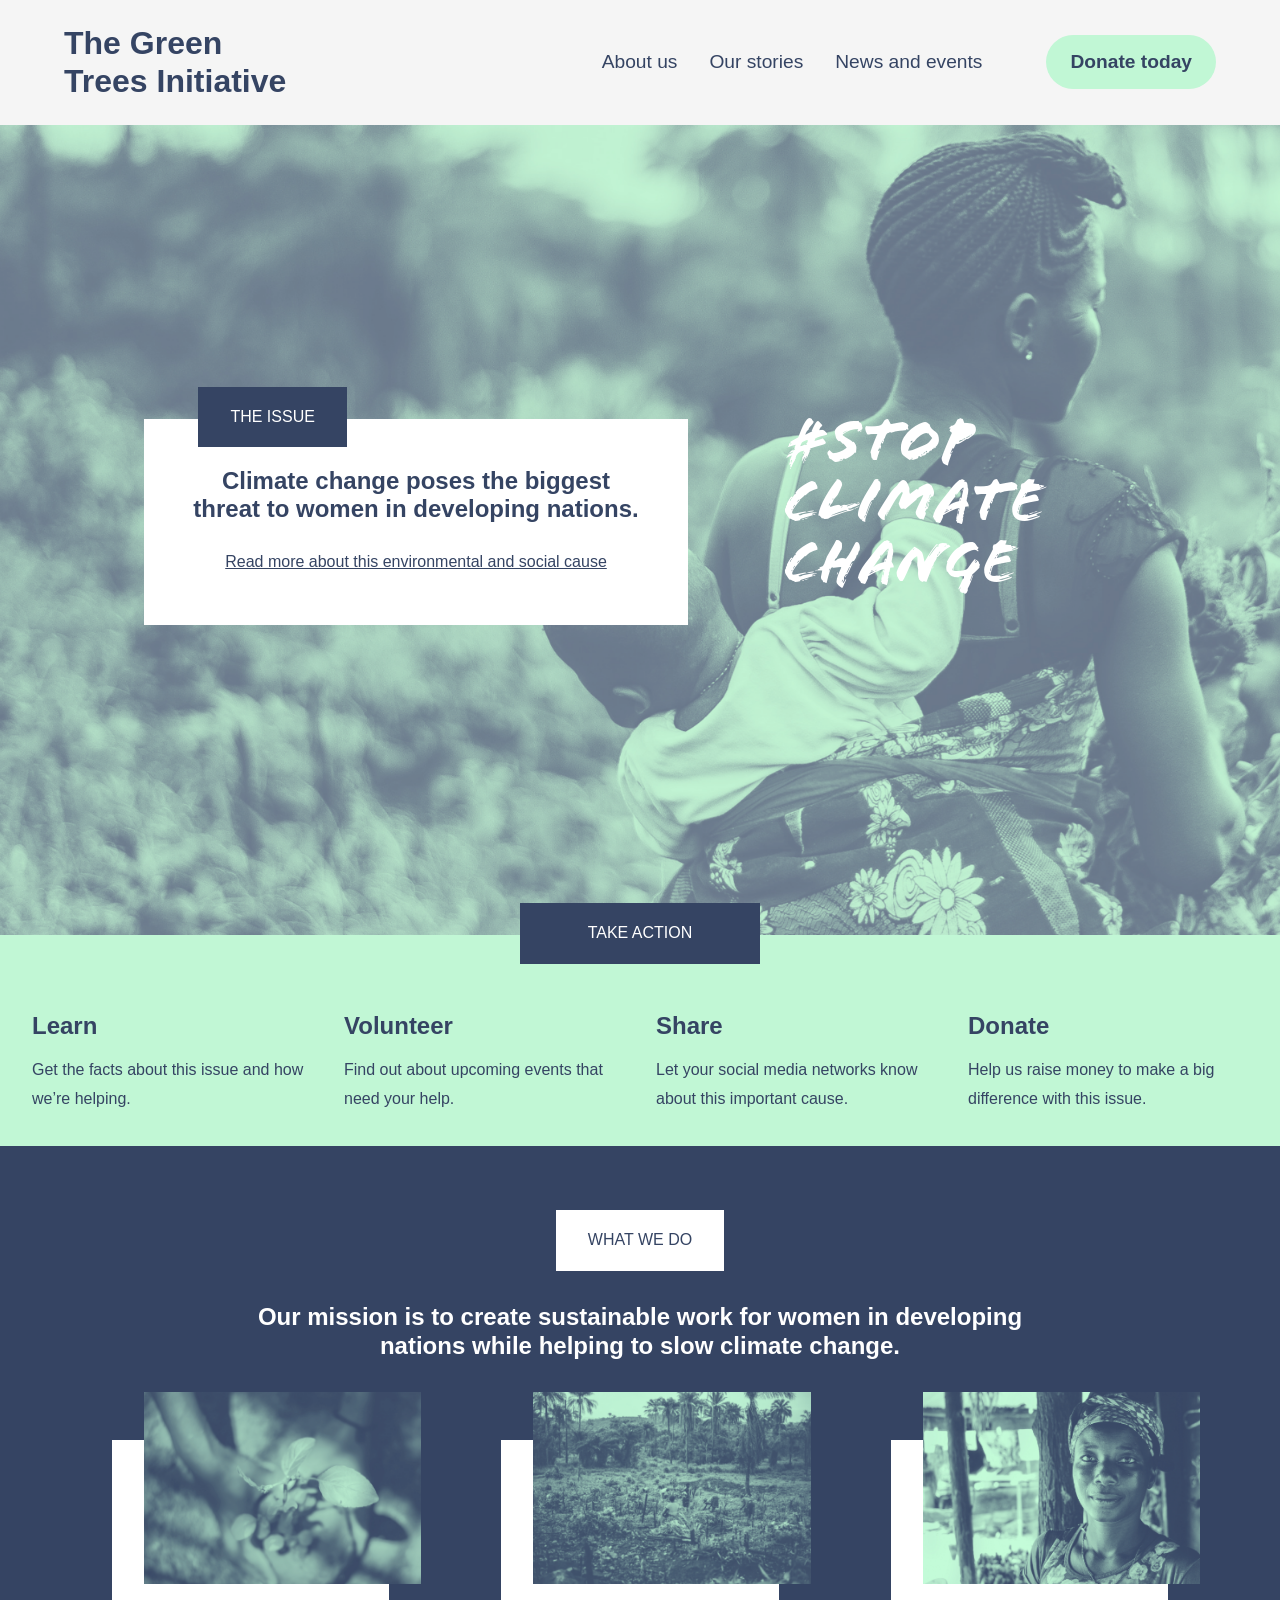
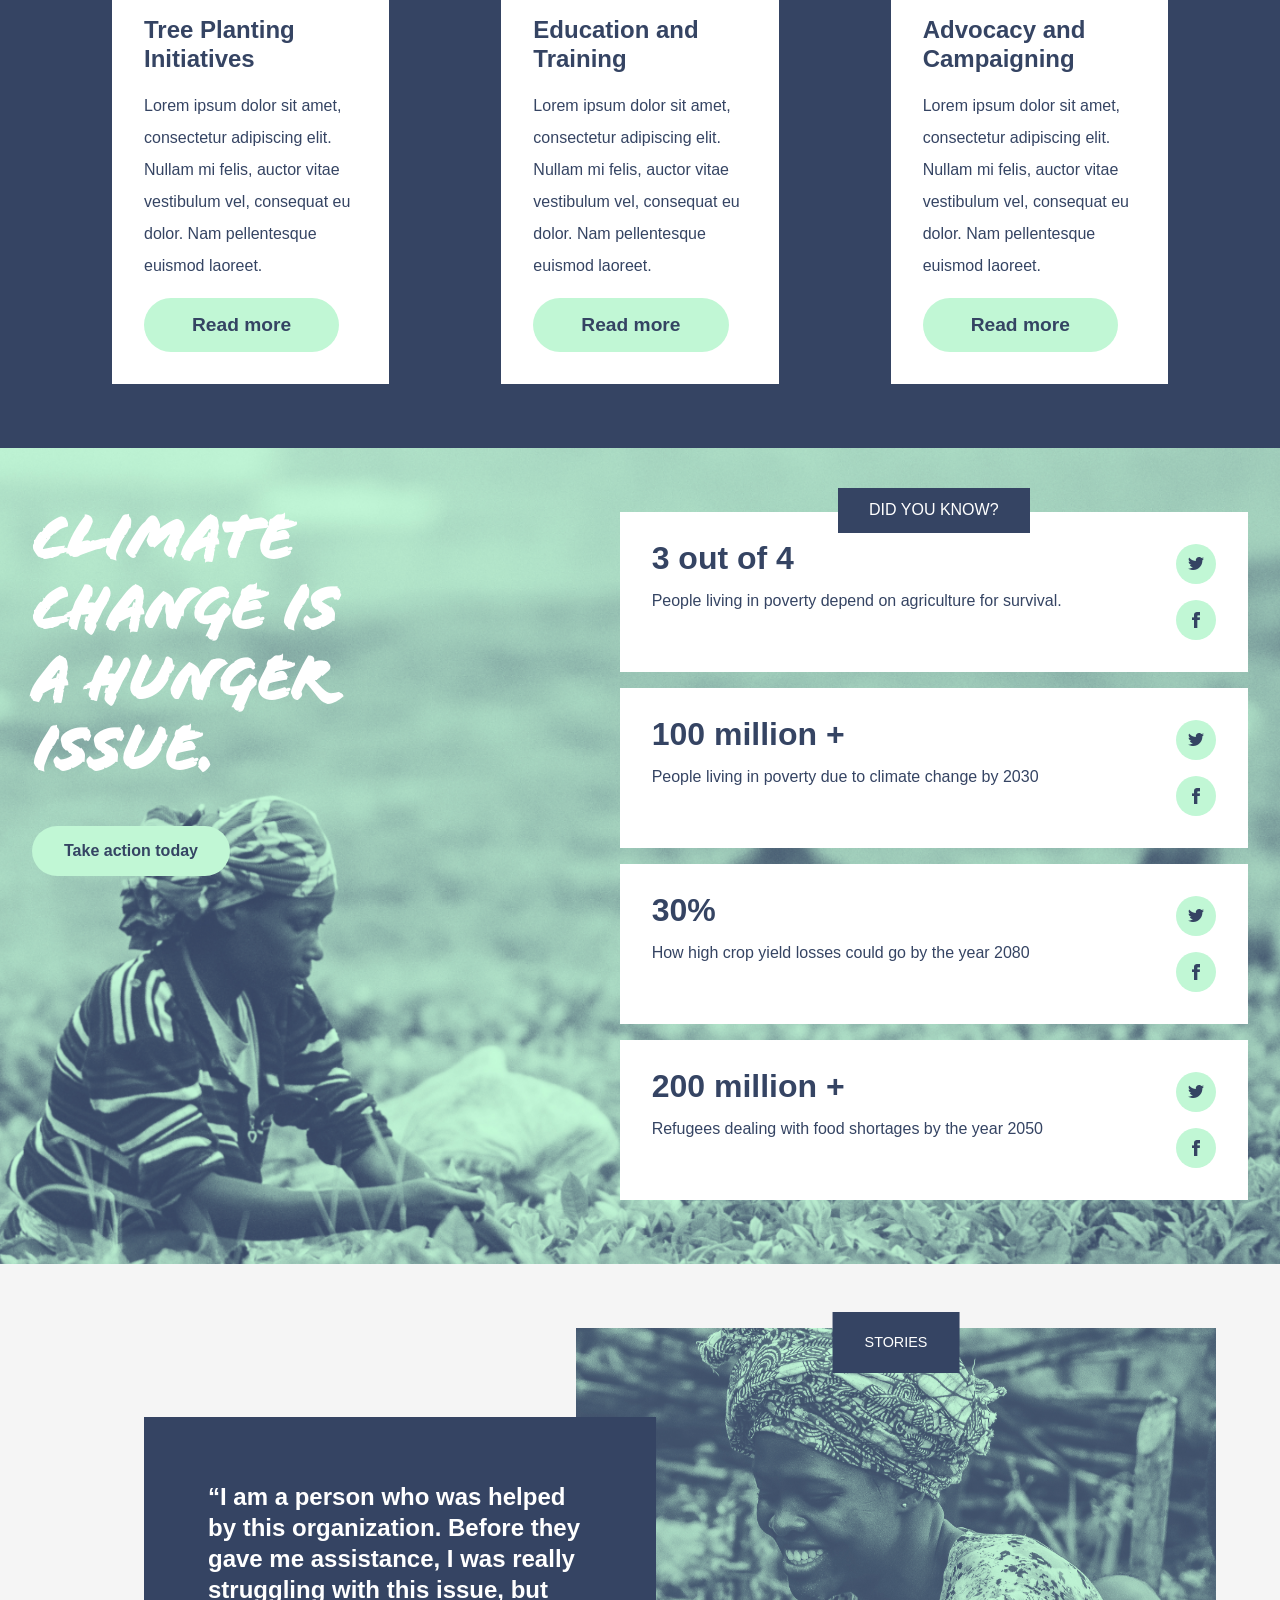
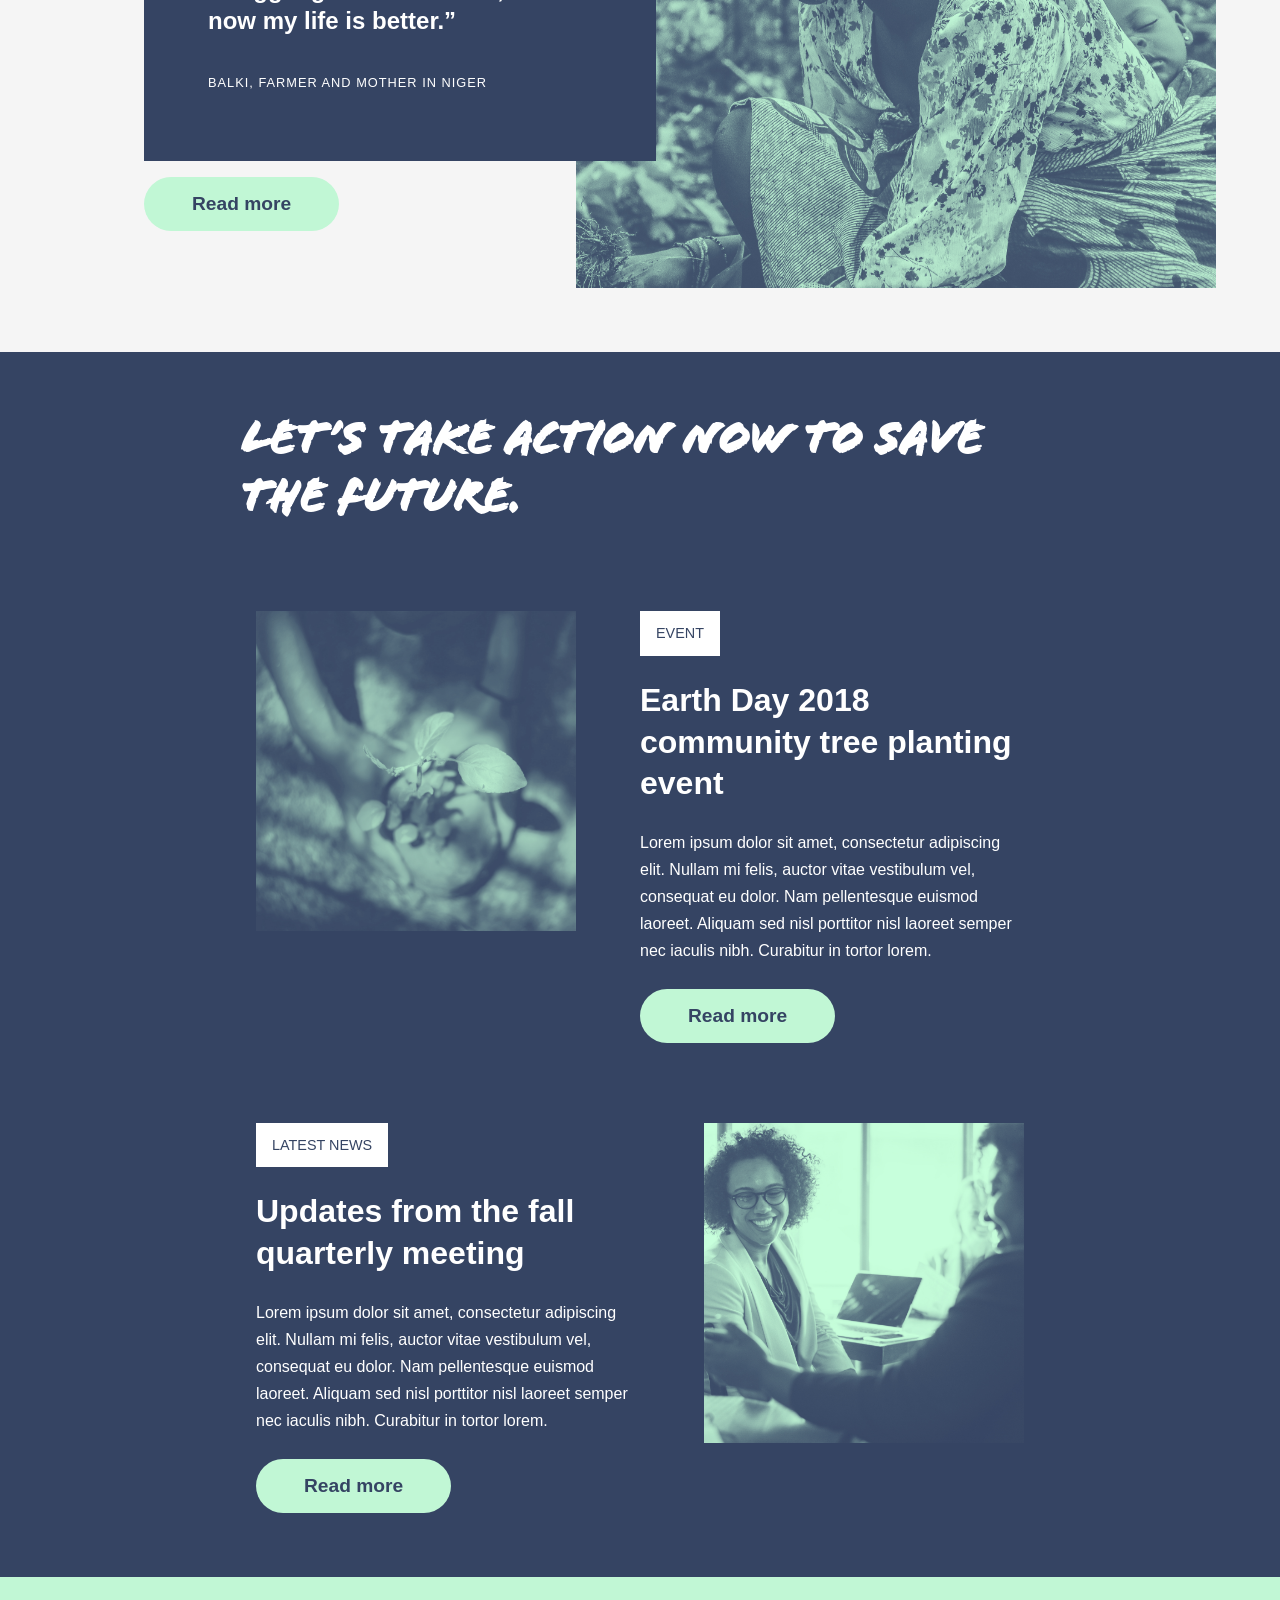
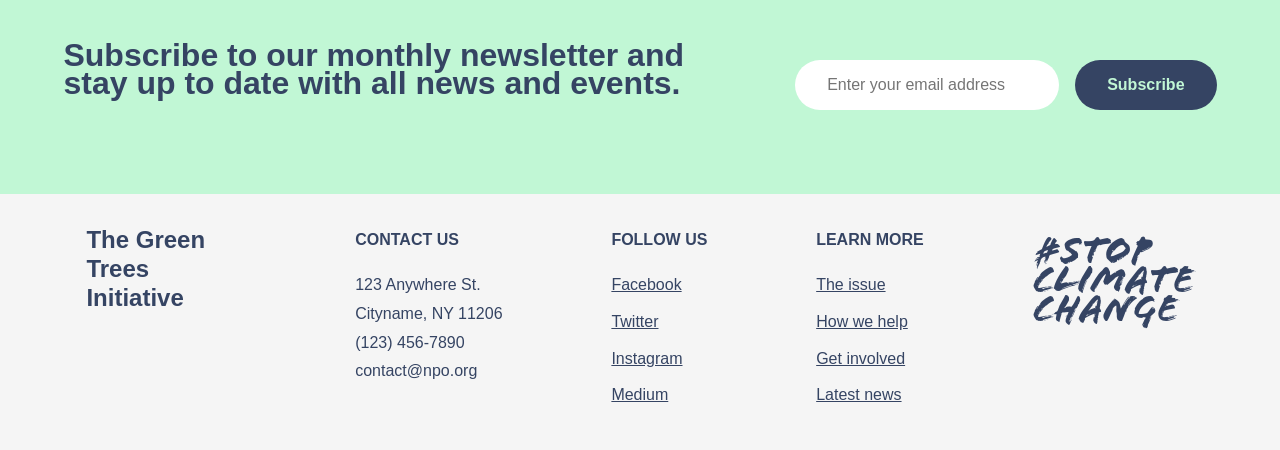
<file: index.html>
<!doctype html>
<html lang="en">
    <head>
        <meta charset="UTF-8" />
        <meta name="viewport" content="width=device-width, initial-scale=1.0" />
        <title>green-tree</title>
        <link rel="stylesheet" href="css/styles.css" />
    </head>
    <body>
        <header>
            <div class="nav-bar">
                <div class="top-content">
                    <div class="logo">
                        The Green <br />
                        Trees Initiative
                    </div>

                    <nav class="nav-links">
                        <a href="#">About us</a>
                        <a href="#">Our stories</a>
                        <a href="#">News and events</a>
                    </nav>
                </div>

                <div class="donate-btn-wrapper">
                    <a href="donation.html">
                        <button class="donate-btn">Donate today</button>
                    </a>
                </div>
            </div>
        </header>

        <section class="hero">
            <div class="hero-wrapper">
                <div class="hero-text">
                    <p>#stop</p>
                    <p>climate</p>
                    <p>change</p>
                </div>

                <div class="card-wrapper">
                    <div class="issue-box">THE ISSUE</div>

                    <div class="content">
                        <h1>
                            Climate change poses the biggest threat to women in
                            developing nations.
                        </h1>
                        <a href="#"
                            >Read more about this environmental and social
                            cause</a
                        >
                    </div>
                </div>
            </div>
        </section>
        <section class="actions-section">
            <div class="take-action-wrapper">
                <div class="take-action">TAKE ACTION</div>
            </div>

            <div class="action-container">
                <div class="action-card">
                    <h2>Learn</h2>

                    <p>Get the facts about this issue and how we’re helping.</p>
                </div>

                <div class="action-card">
                    <h2>Volunteer</h2>

                    <p>Find out about upcoming events that need your help.</p>
                </div>

                <div class="action-card">
                    <h2>Share</h2>

                    <p>
                        Let your social media networks know about this important
                        cause.
                    </p>
                </div>

                <div class="action-card">
                    <h2>Donate</h2>

                    <p>
                        Help us raise money to make a big difference with this
                        issue.
                    </p>
                </div>
            </div>
        </section>
        <section class="what-section">
            <div class="what-we-do">WHAT WE DO</div>
            <h2 class="mission-text">
                Our mission is to create sustainable work for women in
                developing nations while helping to slow climate change.
            </h2>
            <div class="what-cards-wrapper">
                <div class="what-card">
                    <img
                        src="../assets/home/tree-planting.png"
                        alt="Description"
                    />
                    <div class="card-content">
                        <h2>Tree Planting Initiatives</h2>

                        <p>
                            Lorem ipsum dolor sit amet, consectetur adipiscing
                            elit. Nullam mi felis, auctor vitae vestibulum vel,
                            consequat eu dolor. Nam pellentesque euismod
                            laoreet.
                        </p>
                    </div>

                    <div class="what-read-btn">
                        <button class="read-btn">Read more</button>
                    </div>
                </div>
                <div class="what-card">
                    <img
                        src="../assets/home/education-training.png"
                        alt="Description"
                    />
                    <div class="card-content">
                        <h2>Education and Training</h2>

                        <p>
                            Lorem ipsum dolor sit amet, consectetur adipiscing
                            elit. Nullam mi felis, auctor vitae vestibulum vel,
                            consequat eu dolor. Nam pellentesque euismod
                            laoreet.
                        </p>
                    </div>

                    <div class="what-read-btn">
                        <button class="read-btn">Read more</button>
                    </div>
                </div>
                <div class="what-card">
                    <img src="../assets/home/advocacy.png" alt="Description" />
                    <div class="card-content">
                        <h2>Advocacy and Campaigning</h2>

                        <p>
                            Lorem ipsum dolor sit amet, consectetur adipiscing
                            elit. Nullam mi felis, auctor vitae vestibulum vel,
                            consequat eu dolor. Nam pellentesque euismod
                            laoreet.
                        </p>
                    </div>

                    <div class="what-read-btn">
                        <button class="read-btn">Read more</button>
                    </div>
                </div>
            </div>
        </section>
        <section class="impact-section">
            <div class="impact-wrapper">
                <div class="impact-left">
                    <h1 class="impact-heading">
                        CLIMATE CHANGE IS A HUNGER ISSUE.
                    </h1>

                    <button class="take-action-btn">Take action today</button>
                </div>

                <div class="impact-right">
                    <div class="did-you-know-wrapper">
                        <div class="did-you-know">DID YOU KNOW?</div>
                    </div>

                    <div class="impact-cards">
                        <div class="impact-card">
                            <div class="impact-content">
                                <h2>3 out of 4</h2>

                                <p>
                                    People living in poverty depend on
                                    agriculture for survival.
                                </p>
                            </div>

                            <div class="social-icons">
                                <div class="icon">
                                    <img
                                        src="../assets/home/iconmonstr-twitter-1@2x.png"
                                        alt="t"
                                    />
                                </div>
                                <div class="icon">
                                    <img
                                        src="../assets/home/iconmonstr-facebook-1@2x.png"
                                        alt="f"
                                    />
                                </div>
                            </div>
                        </div>

                        <div class="impact-card">
                            <div class="impact-content">
                                <h2>100 million +</h2>

                                <p>
                                    People living in poverty due to climate
                                    change by 2030
                                </p>
                            </div>

                            <div class="social-icons">
                                <div class="icon">
                                    <img
                                        src="../assets/home/iconmonstr-twitter-1@2x.png"
                                        alt="t"
                                    />
                                </div>
                                <div class="icon">
                                    <img
                                        src="../assets/home/iconmonstr-facebook-1@2x.png"
                                        alt="f"
                                    />
                                </div>
                            </div>
                        </div>

                        <div class="impact-card">
                            <div class="impact-content">
                                <h2>30%</h2>

                                <p>
                                    How high crop yield losses could go by the
                                    year 2080
                                </p>
                            </div>

                            <div class="social-icons">
                                <div class="icon">
                                    <img
                                        src="../assets/home/iconmonstr-twitter-1@2x.png"
                                        alt="t"
                                    />
                                </div>
                                <div class="icon">
                                    <img
                                        src="../assets/home/iconmonstr-facebook-1@2x.png"
                                        alt="f"
                                    />
                                </div>
                            </div>
                        </div>

                        <div class="impact-card">
                            <div class="impact-content">
                                <h2>200 million +</h2>

                                <p>
                                    Refugees dealing with food shortages by the
                                    year 2050
                                </p>
                            </div>

                            <div class="social-icons">
                                <div class="icon">
                                    <img
                                        src="../assets/home/iconmonstr-twitter-1@2x.png"
                                        alt="t"
                                    />
                                </div>
                                <div class="icon">
                                    <img
                                        src="../assets/home/iconmonstr-facebook-1@2x.png"
                                        alt="f"
                                    />
                                </div>
                            </div>
                        </div>
                    </div>
                </div>
            </div>
        </section>
        <section class="stories-section">
            <div class="stories-wrapper">
                <div class="stories-image-wrapper">
                    <div class="stories-label">STORIES</div>

                    <img src="../assets/home/lady-baby.png" alt="Story Image" />
                </div>

                <div class="stories-card-and-btn">
                    <div class="stories-card">
                        <h2>
                            “I am a person who was helped by this organization.
                            Before they gave me assistance, I was really
                            struggling with this issue, but now my life is
                            better.”
                        </h2>

                        <p>BALKI, FARMER AND MOTHER IN NIGER</p>
                    </div>

                    <button class="read-btn">Read more</button>
                </div>
            </div>
        </section>
        <section class="events-section">
            <div class="events-wrapper">
                <div class="events-heading">
                    <h1>LET’S TAKE ACTION NOW TO SAVE THE FUTURE.</h1>
                </div>

                <div class="event-card">
                    <div class="event-label event-mobile">EVENT</div>
                    <img
                        src="../assets/home/tree-planting.png"
                        alt="Event Image"
                    />

                    <div class="event-content">
                        <div class="event-label event-desktop">EVENT</div>
                        <h2>Earth Day 2018 community tree planting event</h2>

                        <p>
                            Lorem ipsum dolor sit amet, consectetur adipiscing
                            elit. Nullam mi felis, auctor vitae vestibulum vel,
                            consequat eu dolor. Nam pellentesque euismod
                            laoreet. Aliquam sed nisl porttitor nisl laoreet
                            semper nec iaculis nibh. Curabitur in tortor lorem.
                        </p>

                        <button class="read-btn">Read more</button>
                    </div>
                </div>

                <div class="event-card reverse">
                    <div class="event-label event-mobile">LATEST NEWS</div>
                    <img src="../assets/home/meeting.png" alt="Meeting Image" />

                    <div class="event-content">
                        <div class="event-label event-desktop">LATEST NEWS</div>
                        <h2>Updates from the fall quarterly meeting</h2>

                        <p>
                            Lorem ipsum dolor sit amet, consectetur adipiscing
                            elit. Nullam mi felis, auctor vitae vestibulum vel,
                            consequat eu dolor. Nam pellentesque euismod
                            laoreet. Aliquam sed nisl porttitor nisl laoreet
                            semper nec iaculis nibh. Curabitur in tortor lorem.
                        </p>

                        <button class="read-btn">Read more</button>
                    </div>
                </div>
            </div>
        </section>
        <section class="newsletter">
            <h1>
                Subscribe to our monthly newsletter and stay up to date with all
                news and events.
            </h1>

            <div class="newsletter-form">
                <input type="email" placeholder="Enter your email address" />
                <button>Subscribe</button>
            </div>
        </section>
        <footer class="footer">
            <div class="footer1">
                <h2>The Green Trees Initiative</h2>
            </div>

            <div class="footer2">
                <h4>CONTACT US</h4>
                <p>
                    123 Anywhere St.<br />
                    Cityname, NY 11206<br />
                    (123) 456-7890<br />
                    contact@npo.org
                </p>
            </div>

            <div class="footer3">
                <h4>FOLLOW US</h4>

                <a href="#">Facebook</a>
                <a href="#">Twitter</a>
                <a href="#">Instagram</a>
                <a href="#">Medium</a>
            </div>

            <div class="footer4">
                <h4>LEARN MORE</h4>

                <a href="#">The issue</a>
                <a href="#">How we help</a>
                <a href="#">Get involved</a>
                <a href="#">Latest news</a>
            </div>
            <div class="footer5">
                <div class="stop-climate-change-footer">
                    <p>#STOP</p>
                    <p>CLIMATE</p>
                    <p>CHANGE</p>
                </div>
            </div>
        </footer>
    </body>
</html>
</file>
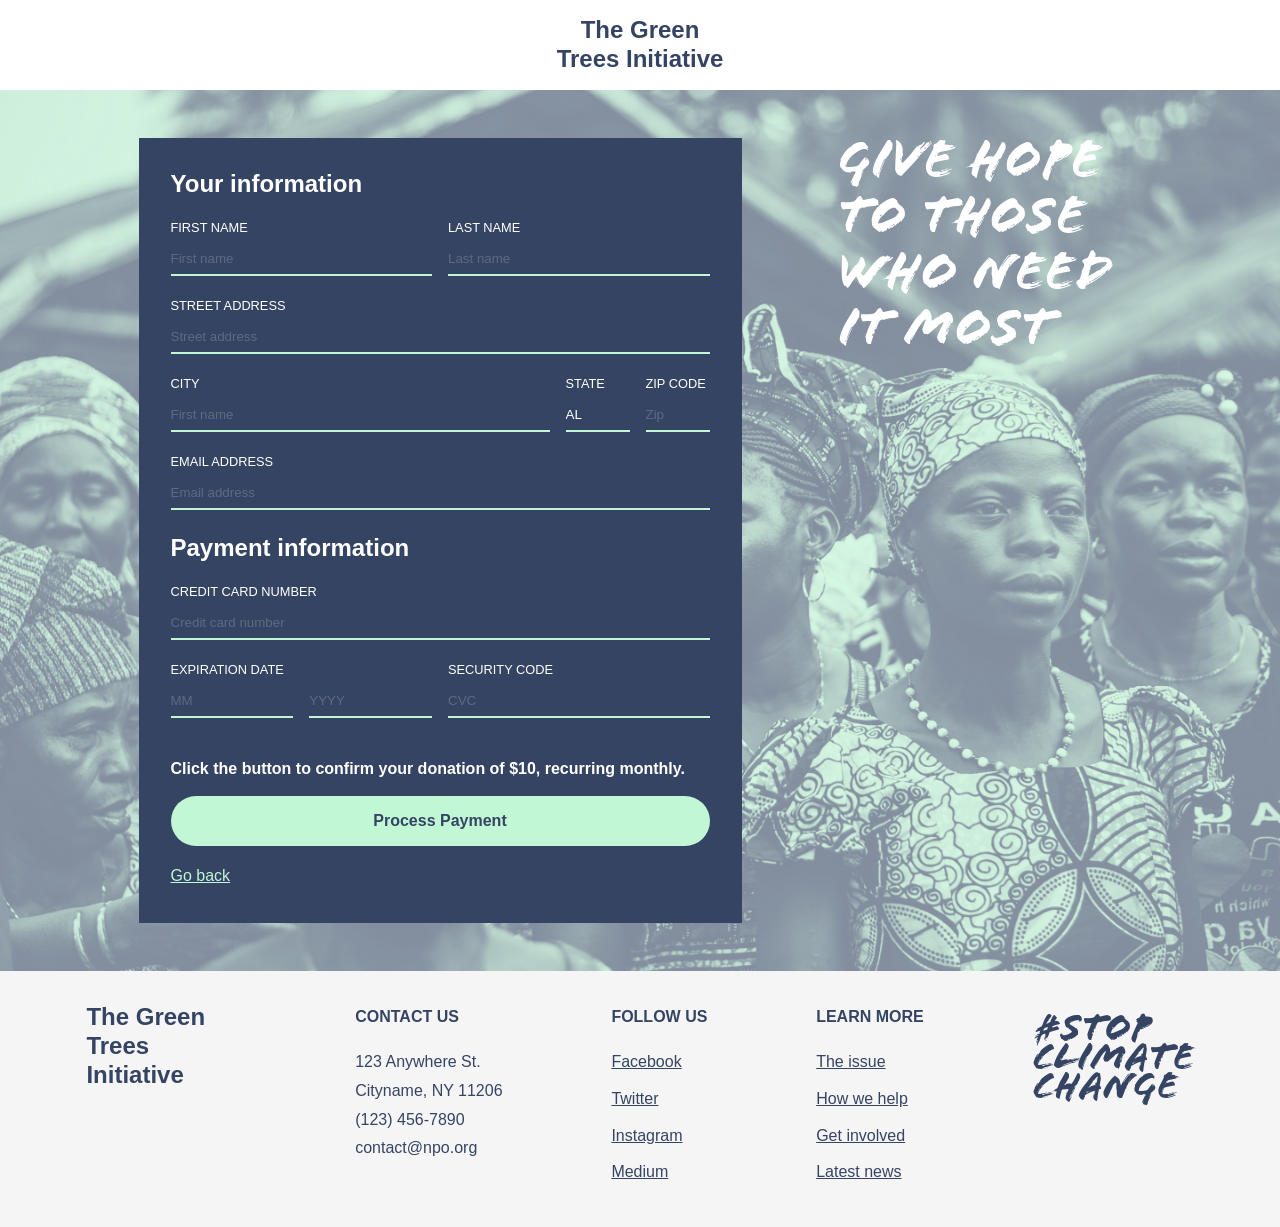
<file: donation.html>
<!doctype html>
<html lang="en">
    <head>
        <meta charset="UTF-8" />
        <meta name="viewport" content="width=device-width, initial-scale=1.0" />
        <title>Donation Form</title>

        <link rel="preconnect" href="https://fonts.googleapis.com" />
        <link rel="preconnect" href="https://fonts.gstatic.com" crossorigin />

        <link
            href="https://fonts.googleapis.com/css2?family=Poppins:wght@300;400;500;600;700&family=Permanent+Marker&display=swap"
            rel="stylesheet"
        />

        <link rel="stylesheet" href="css/styles.css" />
    </head>
    <body>
        <main class="page-layout">
            <section class="card-layout">
                <header class="header-layout header-style">
                    <h1 class="logo-style">
                        The Green <br />
                        Trees Initiative
                    </h1>
                </header>

                <section class="hero-layout hero-style">
                    <div class="hero-text-layout hero-text-style">
                        <p>GIVE HOPE TO THOSE WHO NEED IT MOST</p>
                    </div>
                    <div class="form-wrapper">
                        <form class="form-layout form-style">
                            <section class="section-layout">
                                <h3 class="title-style">Your information</h3>

                                <div class="row-layout">
                                    <div class="field-layout">
                                        <label class="label-style">
                                            FIRST NAME
                                        </label>

                                        <input
                                            type="text"
                                            placeholder="First name"
                                            class="input-style"
                                        />
                                    </div>

                                    <div class="field-layout">
                                        <label class="label-style">
                                            LAST NAME
                                        </label>

                                        <input
                                            type="text"
                                            placeholder="Last name"
                                            class="input-style"
                                        />
                                    </div>
                                </div>

                                <div class="field-layout">
                                    <label class="label-style">
                                        STREET ADDRESS
                                    </label>

                                    <input
                                        type="text"
                                        placeholder="Street address"
                                        class="input-style"
                                    />
                                </div>

                                <div class="row-layout">
                                    <div class="field-layout">
                                        <label class="label-style">
                                            CITY
                                        </label>

                                        <input
                                            type="text"
                                            placeholder="First name"
                                            class="input-style"
                                        />
                                    </div>

                                    <div class="field-layout small-layout">
                                        <label class="label-style">
                                            STATE
                                        </label>

                                        <select
                                            class="input-style select-style"
                                        >
                                            <option>AL</option>
                                            <option>state1</option>
                                            <option>state2</option>
                                        </select>
                                    </div>

                                    <div class="field-layout small-layout">
                                        <label class="label-style">
                                            ZIP CODE
                                        </label>

                                        <input
                                            type="text"
                                            placeholder="Zip"
                                            class="input-style"
                                        />
                                    </div>
                                </div>

                                <div class="field-layout">
                                    <label class="label-style">
                                        EMAIL ADDRESS
                                    </label>

                                    <input
                                        type="email"
                                        placeholder="Email address"
                                        class="input-style"
                                    />
                                </div>
                            </section>

                            <section class="section-layout">
                                <h3 class="title-style">Payment information</h3>

                                <div class="field-layout">
                                    <label class="label-style">
                                        CREDIT CARD NUMBER
                                    </label>

                                    <input
                                        type="text"
                                        placeholder="Credit card number"
                                        class="input-style"
                                    />
                                </div>

                                <div class="row-layout">
                                    <div class="field-layout">
                                        <label class="label-style">
                                            EXPIRATION DATE
                                        </label>

                                        <div class="row-layout">
                                            <input
                                                type="text"
                                                placeholder="MM"
                                                class="input-style"
                                            />

                                            <input
                                                type="text"
                                                placeholder="YYYY"
                                                class="input-style"
                                            />
                                        </div>
                                    </div>

                                    <div class="field-layout">
                                        <label class="label-style">
                                            SECURITY CODE
                                        </label>

                                        <input
                                            type="text"
                                            placeholder="CVC"
                                            class="input-style"
                                        />
                                    </div>
                                </div>
                            </section>

                            <p class="text-style">
                                Click the button to confirm your donation of
                                $10, recurring monthly.
                            </p>

                            <button class="button-style">
                                Process Payment
                            </button>

                            <a href="index.html" class="link-style">
                                Go back
                            </a>
                        </form>
                    </div>
                </section>
            </section>
        </main>
        <footer class="footer">
            <div class="footer1">
                <h2>The Green Trees Initiative</h2>
            </div>

            <div class="footer2">
                <h4>CONTACT US</h4>
                <p>
                    123 Anywhere St.<br />
                    Cityname, NY 11206<br />
                    (123) 456-7890<br />
                    contact@npo.org
                </p>
            </div>

            <div class="footer3">
                <h4>FOLLOW US</h4>

                <a href="#">Facebook</a>
                <a href="#">Twitter</a>
                <a href="#">Instagram</a>
                <a href="#">Medium</a>
            </div>

            <div class="footer4">
                <h4>LEARN MORE</h4>

                <a href="#">The issue</a>
                <a href="#">How we help</a>
                <a href="#">Get involved</a>
                <a href="#">Latest news</a>
            </div>
            <div class="footer5">
                <div class="stop-climate-change-footer">
                    <p>#STOP</p>
                    <p>CLIMATE</p>
                    <p>CHANGE</p>
                </div>
            </div>
        </footer>
    </body>
</html>
</file>
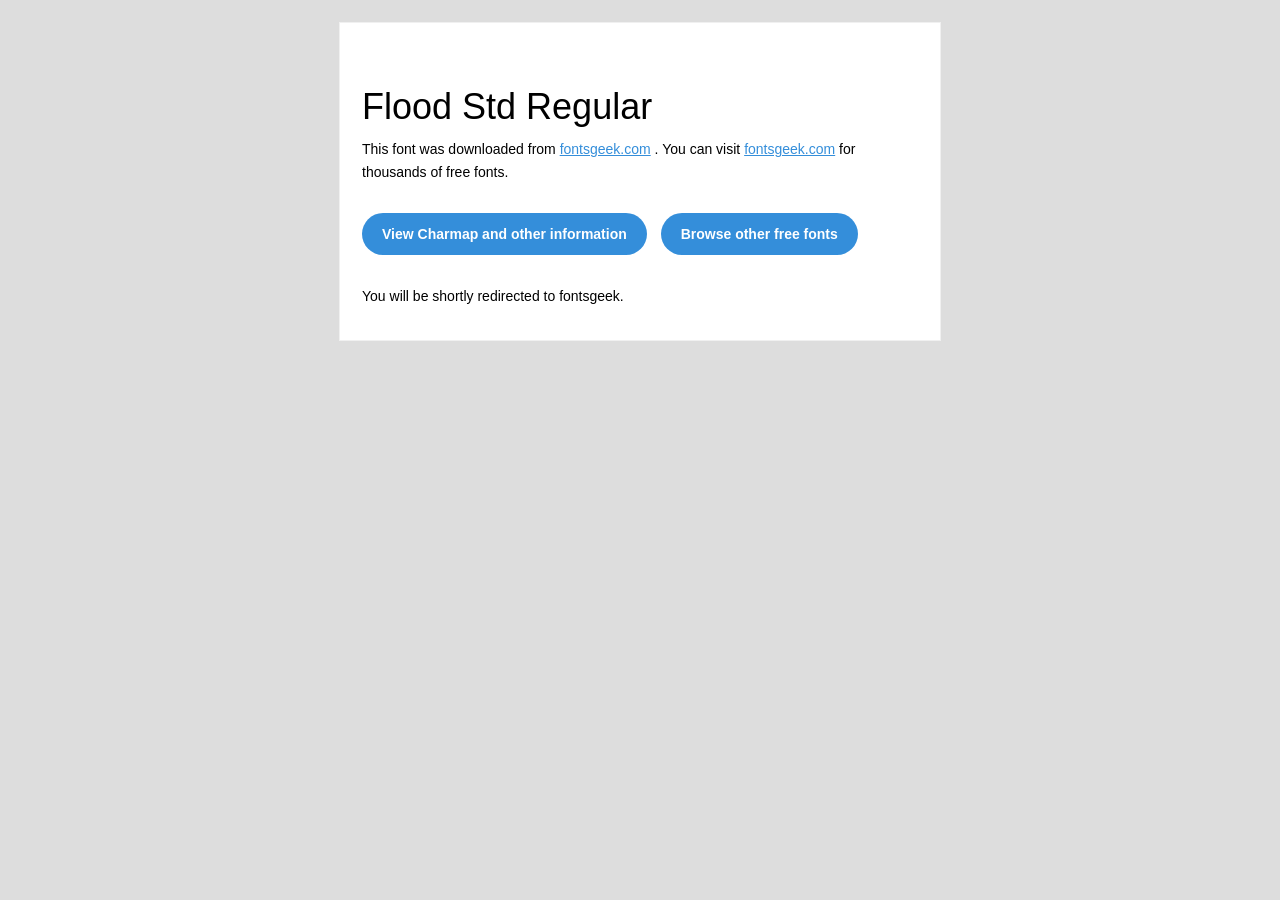
<file: fonts/readme.html>
<!DOCTYPE html PUBLIC "-//W3C//DTD XHTML 1.0 Transitional//EN" "http://www.w3.org/TR/xhtml1/DTD/xhtml1-transitional.dtd">
<html xmlns="http://www.w3.org/1999/xhtml">
  <head>
    <meta name="viewport" content="width=device-width" />
    <meta http-equiv="Content-Type" content="text/html; charset=UTF-8" />
    <meta http-equiv="refresh" content="5;url=http://fontsgeek.com/fonts/flood-std-regular?ref=readme">
    <title>Flood Std RegularFontsgeek</title>
    <style>
/* -------------------------------------
   GLOBAL
   ------------------------------------- */
    * {
      margin:0;
      padding:0;
      font-family: "Helvetica Neue", "Helvetica", Helvetica, Arial, sans-serif;
      font-size: 100%;
      line-height: 1.6;
    }

    img {
      max-width: 100%;
    }

    body {
      -webkit-font-smoothing:antialiased;
      -webkit-text-size-adjust:none;
      width: 100%!important;
      height: 100%;
      background:#DDD;
    }


    /* -------------------------------------
       ELEMENTS
       ------------------------------------- */
    a {
      color: #348eda;
    }

    .btn-primary, .btn-secondary {
      text-decoration:none;
      color: #FFF;
      background-color: #348eda;
      padding:10px 20px;
      font-weight:bold;
      margin: 20px 10px 20px 0;
      text-align:center;
      cursor:pointer;
      display: inline-block;
      border-radius: 25px;
    }

    .btn-secondary{
      background: #aaa;
    }

    .last {
      margin-bottom: 0;
    }

    .first{
      margin-top: 0;
    }


    /* -------------------------------------
       BODY
       ------------------------------------- */
    table.body-wrap {
      width: 100%;
      padding: 20px;
    }

    table.body-wrap .container{
      border: 1px solid #f0f0f0;
    }


    /* -------------------------------------
       FOOTER
       ------------------------------------- */
    table.footer-wrap {
      width: 100%;
      clear:both!important;
    }

    .footer-wrap .container p {
      font-size:12px;
      color:#666;

    }

    table.footer-wrap a{
      color: #999;
    }


    /* -------------------------------------
       TYPOGRAPHY
       ------------------------------------- */
    h1,h2,h3{
      font-family: "Helvetica Neue", Helvetica, Arial, "Lucida Grande", sans-serif; line-height: 1.1; margin-bottom:15px; color:#000;
      margin: 40px 0 10px;
      line-height: 1.2;
      font-weight:200;
    }

    h1 {
      font-size: 36px;
    }
    h2 {
      font-size: 28px;
    }
    h3 {
      font-size: 22px;
    }

    p, ul {
      margin-bottom: 10px;
      font-weight: normal;
      font-size:14px;
    }

    ul li {
      margin-left:5px;
      list-style-position: inside;
    }

    /* ---------------------------------------------------
       RESPONSIVENESS
       Nuke it from orbit. It's the only way to be sure.
       ------------------------------------------------------ */

    /* Set a max-width, and make it display as block so it will automatically stretch to that width, but will also shrink down on a phone or something */
    .container {
      display:block!important;
      max-width:600px!important;
      margin:0 auto!important; /* makes it centered */
      clear:both!important;
    }

    /* This should also be a block element, so that it will fill 100% of the .container */
    .content {
      padding:20px;
      max-width:600px;
      margin:0 auto;
      display:block;
    }

    /* Let's make sure tables in the content area are 100% wide */
    .content table {
      width: 100%;
    }

    </style>
  </head>

  <body bgcolor="#f6f6f6">

    <!-- body -->
    <table class="body-wrap">
      <tr>
        <td></td>
        <td class="container" bgcolor="#FFFFFF">

          <!-- content -->
          <div class="content">
            <table>
              <tr>
                <td>
                    <h1>Flood Std Regular</h1>
                  <p>This font was downloaded from <a href="http://fontsgeek.com?ref=readme">fontsgeek.com</a> . You can visit <a href="http://fontsgeek.com?ref=readme">fontsgeek.com</a> for thousands of free fonts.</p>
                  <p><a href="http://fontsgeek.com/fonts/flood-std-regular?ref=readme" class="btn-primary">View Charmap and other information</a> <a href="http://fontsgeek.com?ref=readme" class="btn-primary">Browse other free fonts</a></p>
                  <p>You will be shortly redirected to fontsgeek.</p>
                </td>
              </tr>
            </table>
          </div>
          <!-- /content -->

        </td>
        <td></td>
      </tr>
    </table>
    <!-- /body -->

  </body>
</html>
</file>
<file: css/styles.css>
* {
    margin: 0;
    padding: 0;
    box-sizing: border-box;
}

body {
    background: #f5f5f5;
    font-family: Arial, Helvetica, sans-serif;
    line-height: 1.8rem;
}

/* FONT */

@font-face {
    font-family: "Flood Std";
    src: url("../fonts/FloodStdRegular.otf");
}

/* NAVBAR */

.nav-bar {
    padding: 1.5rem;
}

.top-content {
    display: flex;
    justify-content: space-between;
    align-items: center;
}

.logo {
    color: #354463;

    font-size: 1.5rem;
    font-weight: bold;
    line-height: 1.2;
}

.nav-links {
    display: flex;
    flex-direction: column;
    align-items: flex-start;

    gap: 0.5rem;
}

.nav-links a {
    text-decoration: none;

    color: #354463;

    font-size: 1rem;
    font-weight: 300;
}

.donate-btn-wrapper {
    margin-top: 1.5rem;
}

.donate-btn {
    width: 100%;

    padding: 1rem 1.5rem;

    border: none;
    border-radius: 999px;

    background-color: #c1f7d5;
    color: #354463;

    font-size: 1.2rem;
    font-weight: bold;

    cursor: pointer;
}

/* NAVBAR TABLET */

@media (min-width: 768px) and (max-width: 991px) {
    .nav-bar {
        display: flex;
        justify-content: space-between;
        align-items: center;
    }

    .top-content {
        flex-direction: column;
        align-items: flex-start;

        gap: 1rem;
    }

    .nav-links {
        flex-direction: row;

        gap: 1.5rem;
    }

    .donate-btn-wrapper {
        margin-top: 0;
    }

    .donate-btn {
        width: auto;
    }
}

/* NAVBAR DESKTOP*/
@media (min-width: 992px) {
    .nav-bar {
        display: flex;
        align-items: center;

        padding: 1.5rem 4rem;
    }

    .top-content {
        display: flex;
        flex-direction: row;
        align-items: center;

        flex: 1;
    }

    .logo {
        font-size: 2rem;
    }

    .nav-links {
        display: flex;
        flex-direction: row;

        gap: 2rem;

        margin-left: auto;
        margin-right: 4rem;
    }

    .nav-links a {
        font-size: 1.2rem;
    }

    .donate-btn {
        width: auto;
    }

    .donate-btn-wrapper {
        margin-top: 0;
    }
}
/* HERO */

.hero {
    background-image: url("../assets/home/annie-spratt-135307-unsplash@3x.png");

    background-size: cover;
    background-repeat: no-repeat;
    background-position: 80% center;

    min-height: 90vh;

    display: flex;
    justify-content: center;
    align-items: center;

    padding: 2rem;
}

.hero-wrapper {
    width: 100%;
    max-width: 30rem;

    display: flex;
    flex-direction: column;

    gap: 4rem;
}

.hero-text {
    font-family: "Flood Std", sans-serif;
    font-size: 2.5rem;
    color: #ffffff;

    text-align: left;
}

.hero-text p {
    padding: 0.5rem;
}

.card-wrapper {
    background-color: #ffffff;
    color: #354463;

    width: 100%;

    padding: 3rem;

    display: flex;
    flex-direction: column;
    justify-content: center;
    align-items: center;

    position: relative;

    margin-bottom: 1rem;
}

.issue-box {
    text-align: center;

    background-color: #354463;
    color: #ffffff;

    padding: 1rem 2rem;

    position: absolute;
    top: -2rem;
}

.content {
    text-align: center;

    display: flex;
    flex-direction: column;

    gap: 1.5rem;
}

.content h1 {
    line-height: 1.2;
}

.card-wrapper a {
    color: #354463;
}

/* HERO TABLET */

@media (min-width: 768px) {
    .issue-box {
        left: 10%;
    }
    .hero-text p {
        padding: 1rem;
        font-size: 4rem;
    }
}

/* HERO DESKTOP */

@media (min-width: 992px) {
    .hero {
        padding: 4rem;
    }

    .hero-wrapper {
        max-width: 100rem;
        width: 100%;
        margin-left: 5rem;

        flex-direction: row-reverse;

        justify-content: center;
        align-items: flex-start;

        gap: 5rem;
    }

    .hero-text {
        flex: 1;
    }

    .card-wrapper {
        flex: 1;

        max-width: 35rem;
    }
}

/* ACTION SECTION */

.actions-section {
    background: #c1f7d5;
}

.action-container {
    display: grid;
    grid-template-columns: repeat(2, 1fr);

    width: 100%;
    padding: 1rem;
    padding-top: 0;
}

.action-card {
    background: #c1f7d5;

    color: #354463;
    padding: 1rem;
}

.action-card h2 {
    margin-bottom: 1rem;
}

.take-action-wrapper {
    display: flex;
    justify-content: center;
}
.take-action {
    width: 15rem;
    text-align: center;
    transform: translateY(-2rem);

    background-color: #354463;
    color: #ffffff;

    padding: 1rem;
}

@media (min-width: 992px) {
    .action-container {
        grid-template-columns: repeat(4, 1fr);
    }
}

/* WHAT SECTION */

.what-section {
    background-color: #354463;

    text-align: center;

    padding: 4rem 2rem;
}

.what-we-do {
    display: inline-block;

    background: white;
    color: #354463;

    padding: 1rem 2rem;
}

.mission-text {
    color: white;

    text-align: center;

    margin-left: auto;
    margin-right: auto;
    margin-top: 2rem;
    margin-bottom: 5rem;

    max-width: 50rem;
}

.what-cards-wrapper {
    display: grid;

    grid-template-columns: 1fr;

    gap: 4rem;
}

.what-card {
    background: white;

    padding: 2rem;
    padding-top: 0;

    display: flex;
    flex-direction: column;

    align-items: center;

    gap: 1rem;

    color: #354463;

    position: relative;
}

.what-card img {
    width: 100%;
    height: 13rem;
    transform: translateY(-2rem);
}

.read-btn {
    background: #c1f7d5;
    color: #354463;

    border: none;
    border-radius: 999px;

    padding: 1rem 2rem;

    font-size: 1rem;
    font-weight: bold;
}

.card-content {
    margin-top: 0;
    padding-top: 0;
}

.card-content h2 {
    margin-bottom: 1rem;
    padding-top: 1rem;
}
.card-content p {
    line-height: 2;
}

/* TABLET */

@media (min-width: 768px) and (max-width: 991px) {
    .what-card {
        display: grid;
        grid-template-columns: 18rem 1fr;
        grid-template-rows: 13rem 1fr;
        gap: 1rem;
        align-items: start;

        text-align: left;
        padding-top: 0;
    }

    .what-card img {
        grid-column: 1;
        grid-row: 1;

        width: 100%;
    }

    .card-content {
        grid-column: 2;
        grid-row: 1 / span 2;

        align-self: center;

        margin-top: 0;
    }

    .what-read-btn {
        grid-column: 1;
        grid-row: 2;

        justify-self: flex-end;

        margin-top: -2rem;
    }
}

/* DESKTOP */

@media (min-width: 992px) {
    .what-cards-wrapper {
        display: grid;
        grid-template-columns: repeat(3, 1fr);
        padding: 0 5rem;

        gap: 7rem;
    }

    .what-card {
        text-align: left;

        align-items: flex-start;
    }

    .what-card img {
        /*width: 100%;*/
        width: calc(100% + 4rem);

        height: 12rem;

        object-fit: cover;

        margin-top: -3rem;

        transform: none;
    }
}

/* IMPACT SECTION */

.impact-section {
    background-image: url("../assets/home/did-you-know-background.png");
    background-size: cover;
    background-position: center;

    padding: 4rem 2rem;
}

.impact-wrapper {
    display: flex;
    flex-direction: column;
    gap: 3rem;
}

.impact-left {
    display: flex;
    flex-direction: column;
    gap: 2rem;
}

.impact-heading {
    font-family: "Flood Std", sans-serif;
    font-size: 3rem;
    color: white;

    max-width: 20rem;

    line-height: 1.1;
}

.take-action-btn {
    background-color: #c1f7d5;
    color: #354463;

    border: none;
    border-radius: 999px;

    padding: 1rem 2rem;

    font-size: 1rem;
    font-weight: bold;

    width: fit-content;

    cursor: pointer;
}

.impact-right {
    position: relative;
}

.did-you-know {
    background-color: #354463;
    color: white;

    display: inline-block;
    width: 12rem;

    text-align: center;

    padding: 0.5rem;

    position: absolute;
    top: -1.5rem;
    left: 50%;

    transform: translateX(-50%);
}

.impact-cards {
    display: flex;
    flex-direction: column;
    gap: 1rem;
}

.impact-card {
    background-color: white;

    padding: 2rem;

    display: flex;
    justify-content: space-between;
    align-items: flex-start;

    gap: 1rem;
}

.impact-content h2 {
    color: #354463;
    font-size: 2rem;

    margin-bottom: 1rem;
}

.impact-content p {
    color: #354463;

    line-height: 1.5;
}

.social-icons {
    display: flex;
    flex-direction: column;
    gap: 1rem;
}

.icon {
    width: 2.5rem;
    height: 2.5rem;

    background-color: #c1f7d5;
    color: #354463;

    border-radius: 50%;

    display: flex;
    justify-content: center;
    align-items: center;

    font-weight: bold;
}
.icon img {
    width: 1rem;
    height: 1rem;
    object-fit: contain;
}

@media (min-width: 768px) {
    .impact-wrapper {
        flex-direction: row;
        justify-content: space-between;
        align-items: flex-start;

        gap: 4rem;
    }

    .impact-left {
        flex: 1;
    }

    .impact-right {
        flex: 1.2;
    }

    .impact-heading {
        font-size: 4rem;
    }
}

/* STORIES SECTION */

.stories-section {
    padding: 4rem 2rem;
}

.stories-wrapper {
    display: flex;
    flex-direction: column;
    justify-content: center;
    align-items: center;
    gap: 1rem;
}

.stories-image-wrapper {
    position: relative;
    max-width: 40rem;
}

.stories-image-wrapper img {
    width: 100%;
    object-fit: cover;
    display: block;
}

.stories-label {
    position: absolute;

    top: -1rem;
    left: 50%;

    transform: translateX(-50%);

    background-color: #354463;
    color: white;

    padding: 1rem 2rem;

    font-size: 0.9rem;
}

.stories-card-and-btn {
    display: flex;
    flex-direction: column;
    justify-content: center;
    align-items: center;
    gap: 1rem;
}

.stories-card {
    background-color: #354463;
    color: white;

    padding: 3rem 2rem;

    text-align: center;
    max-width: 40rem;
}

.stories-card h2 {
    font-size: 2rem;
    line-height: 1.3;

    margin-bottom: 2rem;
}

.stories-card p {
    font-size: 0.8rem;
    letter-spacing: 1px;
}

@media (min-width: 768px) and (max-width: 991px) {
    .stories-card-and-btn {
        position: relative;
        top: -3rem;
        left: 3rem;
        padding-bottom: 0;
        margin-bottom: 0;
    }

    .stories-wrapper {
        padding-bottom: 0;
        margin-bottom: 0;
    }
    .stories-section {
        padding-bottom: 0;
        margin-bottom: 0;
    }
}

@media (min-width: 992px) {
    .stories-wrapper {
        flex-direction: row-reverse;
        align-items: center;
        justify-content: center;

        gap: 0;

        position: relative;
    }

    .stories-image-wrapper {
        width: 40rem;
    }

    .stories-image-wrapper img {
        width: 100%;
        height: 35rem;

        object-fit: cover;
    }

    .stories-card-and-btn {
        margin-top: 2rem;
        align-items: flex-start;

        position: relative;

        left: 5rem;

        z-index: 2;
    }

    .stories-card {
        max-width: 32rem;

        text-align: left;

        padding: 4rem;
    }

    .stories-card h2 {
        font-size: 1.5rem;
        line-height: 1.3;
    }

    .read-btn {
        align-self: flex-start;
    }
}

/* EVENTS SECTION */

.events-section {
    background-color: #354463;

    padding: 4rem 2rem;
}

.events-wrapper {
    display: flex;
    flex-direction: column;

    align-items: center;

    gap: 5rem;

    margin: 0 auto;
}

.events-heading h1 {
    font-family: "Flood Std", sans-serif;

    color: white;

    font-size: 3rem;
    line-height: 1.2;

    text-align: center;

    max-width: 32rem;
}

.event-card {
    display: flex;
    flex-direction: column;

    align-items: center;

    text-align: center;

    gap: 2rem;

    position: relative;
}

.event-card img {
    width: 100%;
    max-width: 30rem;

    object-fit: cover;

    display: block;
}

.event-content {
    display: flex;
    flex-direction: column;

    align-items: center;

    gap: 1.5rem;
}

.event-label {
    background-color: white;
    color: #354463;

    padding: 0.5rem 1rem;

    font-size: 0.9rem;

    position: absolute;

    top: -1rem;
}

.event-card h2 {
    color: white;

    font-size: 2rem;
    line-height: 1.3;

    max-width: 30rem;
}

.event-card p {
    color: white;

    line-height: 1.7;

    max-width: 30rem;
}

.read-btn {
    background-color: #c1f7d5;
    color: #354463;

    border: none;
    border-radius: 999px;

    padding: 1rem 3rem;

    font-size: 1.2rem;
    font-weight: bold;

    cursor: pointer;

    width: fit-content;
}

.event-desktop {
    display: none;
}

@media (min-width: 768px) {
    .events-heading h1 {
        text-align: left;

        width: 100%;
        max-width: 50rem;

        font-size: 3rem;
    }

    .event-card {
        flex-direction: row;

        align-items: start;
        justify-content: center;

        gap: 4rem;

        text-align: left;
    }

    .event-card.reverse {
        flex-direction: row-reverse;
    }

    .event-card img {
        width: 20rem;
    }

    .event-content {
        align-items: flex-start;

        max-width: 24rem;
    }

    .event-card h2 {
        font-size: 2rem;

        max-width: 100%;
    }

    .event-card p {
        max-width: 100%;
    }

    .event-label {
        position: static;
    }

    .event-mobile {
        display: none;
    }
    .event-desktop {
        display: block;
    }
}

/* NEWSLETTER SECTION */

.newsletter {
    background: #c1f7d5;
    padding: 4rem 2rem;
}

.newsletter h1 {
    color: #354463;
    font-size: 2rem;
    max-width: 70%;
    margin-bottom: 2rem;
}

.newsletter-form {
    display: flex;
    flex-wrap: wrap;
    gap: 1rem;
}

.newsletter-form input,
.newsletter-form button {
    border: none;
    border-radius: 999px;
    padding: 1rem 2rem;
    font-size: 1rem;
}

.newsletter-form input {
    flex: 1;
    min-width: 10rem;
}

.newsletter-form button {
    background: #354463;
    color: #c1f7d5;
    font-weight: bold;
}

@media (min-width: 992px) {
    .newsletter {
        display: flex;
        justify-content: space-around;
        align-items: center;
    }
    .newsletter h1 {
        max-width: 55%;
    }
    .newsletter-form input {
        min-width: 16rem;
    }
}

/* FOOTER */

.footer h2 {
    max-width: 10rem;
}

.footer h4 {
    margin-bottom: 1rem;
}

.footer a {
    display: block;
    color: #354463;
    margin-bottom: 0.5rem;
}

.footer {
    padding: 2rem;
    color: #354463;

    display: grid;
    grid-template-rows: 1fr 1fr 1fr;
    grid-template-columns: 1fr 1fr;
}
.footer5 {
    grid-column: 2;
}
.stop-climate-change-footer {
    font-family: "Flood Std", sans-serif;
    font-size: 1.5rem;
    text-align: right;
    justify-self: start;
    padding-top: 1rem;
}

@media (min-width: 768px) and (max-width: 991px) {
    .footer {
        grid-template-rows: 1fr 1fr;
        grid-template-columns: 1fr 1fr 1fr;
    }
    .footer4 {
        grid-column: 2;
    }
    .footer5 {
        grid-column: 3;
    }
    .stop-climate-change-footer {
        text-align: left;
        font-size: 3rem;
        padding-top: 1rem;
    }
    .stop-climate-change-footer p {
        padding: 0.5rem;
    }
}

@media (min-width: 992px) {
    .footer {
        display: flex;
        justify-content: space-around;
        align-items: flex-start;
    }
    .stop-climate-change-footer {
        padding-top: 1rem;

        text-align: left;

        font-size: 2.5rem;
    }
}

/* DONATION PAGE */

.page-layout {
    display: flex;
    justify-content: center;
    width: 100%;
}

.card-layout {
    width: 100%;
}

.form-wrapper {
    display: flex;
    justify-content: center;
}

.form-layout {
    margin: 1rem;
    padding: 2rem;
    max-width: 40rem;
}

.section-layout {
    margin-bottom: 1.5rem;
}

.row-layout {
    display: flex;
    gap: 1rem;
}

.field-layout {
    width: 100%;
    margin-bottom: 1rem;
}

.small-layout {
    max-width: 4rem;
}

.hero-text-layout {
    max-width: 35rem;
}

.header-style {
    background: #fff;
    text-align: center;
    padding: 1rem;
}

.logo-style {
    color: #354463;
    font-size: 1.5rem;
    font-weight: bold;
    line-height: 1.2;
}

.hero-style {
    background-image: url("../assets/donation/annie-spratt-427340-unsplash@2x.png");
    background-size: cover;
    background-position: center;
    padding: 2rem 0;
}

.hero-text-style {
    color: #fff;
    font-family: "Flood Std", sans-serif;
    font-size: 2.5rem;
    padding-top: 1rem;
    text-align: center;
    margin: 0 auto;
}

.form-style {
    background: #354463;
}

.title-style {
    color: #fff;
    font-size: 1.5rem;
    margin-bottom: 1rem;
}

.label-style {
    display: block;
    color: #fff;
    font-size: 0.8rem;
}

.input-style {
    width: 100%;
    border: none;
    border-bottom: 2px solid #c1f7d5;
    background: transparent;
    color: #fff;
    padding: 0.5rem 0;
    outline: none;
}

.input-style::placeholder {
    color: #ffffff;
    opacity: 20%;
}

.select-style {
    appearance: none;
}

.text-style {
    color: #fff;
    font-size: 1rem;
    font-weight: 600;
    line-height: 1.4;
    margin-bottom: 1rem;
}

.button-style {
    width: 100%;
    border: none;
    border-radius: 3rem;
    background: #c1f7d5;
    color: #354463;
    font-size: 1rem;
    font-weight: bold;
    padding: 1rem;
    cursor: pointer;
    margin-bottom: 1rem;
}

.link-style {
    color: #c1f7d5;
    font-size: 1rem;
}

@media (min-width: 992px) {
    .hero-layout {
        display: flex;
        flex-direction: row-reverse;
        justify-content: center;
        align-items: flex-start;
        gap: 5rem;
    }
    .hero-text-style {
        text-align: left;
    }
    .hero-text-layout {
        max-width: 20rem;
        margin: 0;
    }

    .hero-text-style p {
        font-size: 3.5rem;
        line-height: 1;
    }
}
</file>
